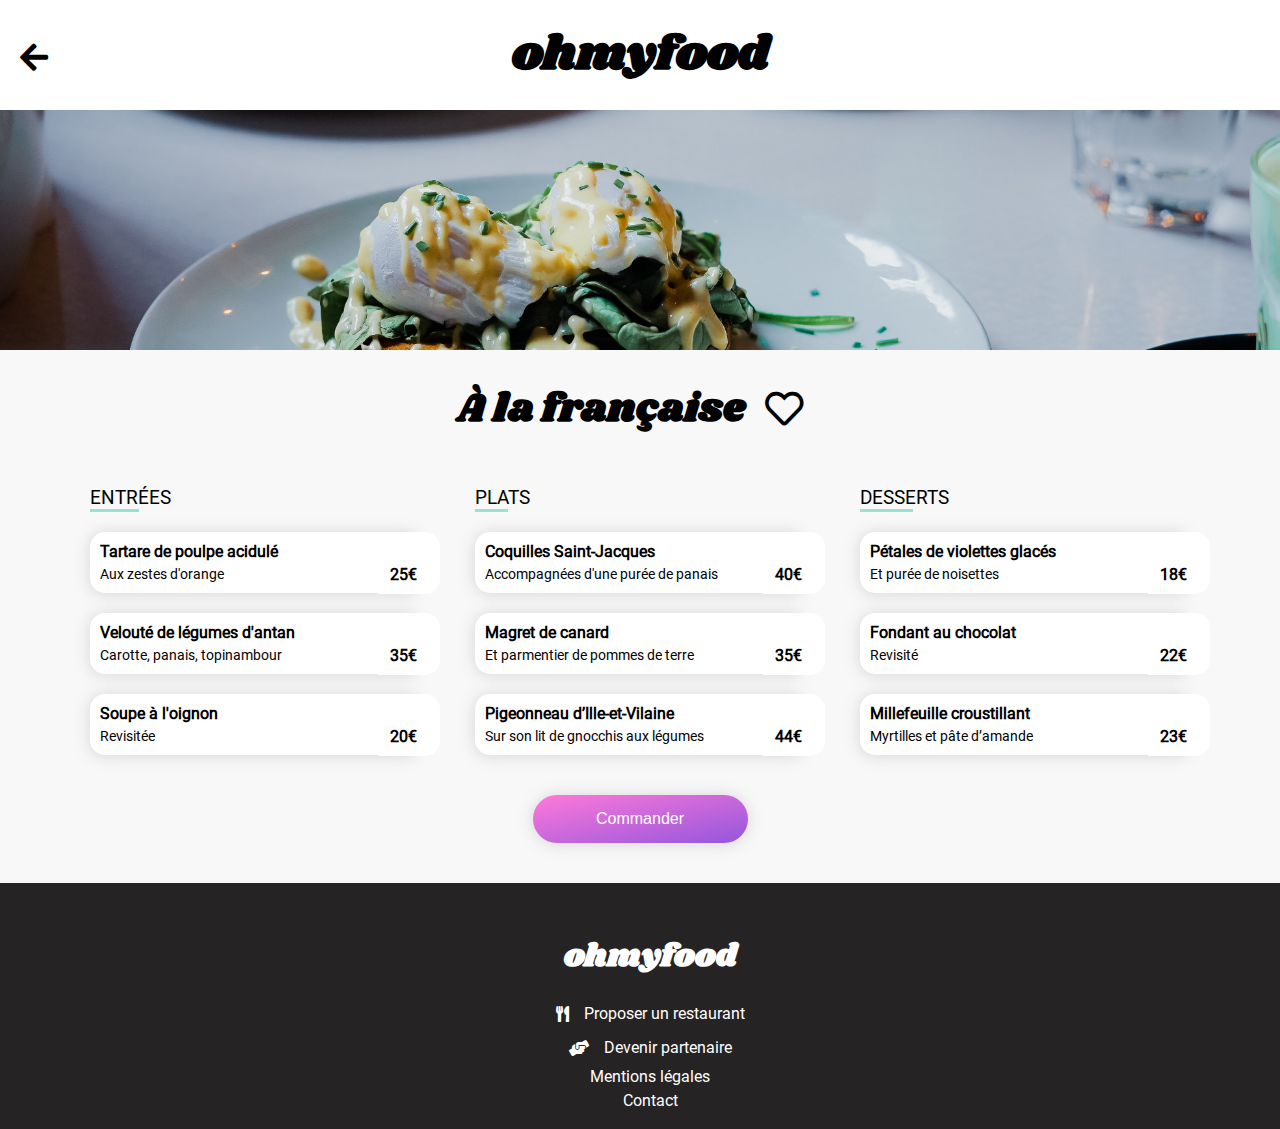
<file: alafrancaise.html>
<!DOCTYPE html>
<html lang="fr">

<head>
    <meta charset="UTF-8"/>
    <meta name="viewport" content="width=device-width">
    <link href="Sass/main.css" rel="stylesheet"/>
    <link href="fontawesome/css/all.css" rel="stylesheet"/>
    <title>Oh my food!</title>
</head>
<body>
    <header>
        <div class="container header">
            <a href="index.html"><i class="fas fa-arrow-left"></i></a>
            <h1>ohmyfood</h1>
        </div>
    </header>

    <main>
        <div class="container container__main-image">
            <img src="./images/restaurants/toa-heftiba-DQKerTsQwi0-unsplash.jpg" alt="Restaurant A la française">
        </div>

        <section>
            <div class="container container--grey container--restaurant">
                <div class="restaurant-name">
                    <h1>&Agrave; la française</h1>
                    <div class="heart">
                        <i class="far fa-heart"></i>
                        <i class="fas fa-heart"></i>
                    </div>
                </div>

                <div class="menu">
                    <div class="menu__section">
                        <h3 class="menu__title">Entrées</h3>
                    
                        <ul>
                            <li class="menu__item">
                                <div class="menu__item--card">
                                    <h4>Tartare de poulpe acidulé</h4>
                                    <p class="menu__item--text">Aux zestes d'orange</p>
                                    <p class="menu__item--price">25€</p>
                                </div>
                                <div class="menu__item--select">
                                    <i class="fas fa-check-circle"></i>
                                </div>
                            </li>
                            <li class="menu__item">
                                <div class="menu__item--card">
                                    <h4>Velouté de légumes d'antan</h4>
                                    <p class="menu__item--text">Carotte, panais, topinambour</p>
                                    <p class="menu__item--price">35€</p>
                                </div>
                                <div class="menu__item--select">
                                    <i class="fas fa-check-circle"></i>
                                </div>
                            </li>
                            <li class="menu__item">
                                <div class="menu__item--card">
                                    <h4>Soupe à l'oignon</h4>
                                    <p class="menu__item--text">Revisitée</p>
                                    <p class="menu__item--price">20€</p>
                                </div>
                                <div class="menu__item--select">
                                    <i class="fas fa-check-circle"></i>
                                </div>
                            </li>
                        </ul>                      
                    </div>

                    <div class="menu__section">
                        <h3 class="menu__title">Plats</h3>
                        <ul>
                            <li class="menu__item">
                                <div class="menu__item--card">
                                    <h4>Coquilles Saint-Jacques</h4>
                                    <p class="menu__item--text">Accompagnées d'une purée de panais</p>
                                    <p class="menu__item--price">40€</p>
                                </div>
                                <div class="menu__item--select">
                                    <i class="fas fa-check-circle"></i>
                                </div>
                            </li>
                            <li class="menu__item">
                                <div class="menu__item--card">
                                    <h4>Magret de canard</h4>
                                    <p class="menu__item--text">Et parmentier de pommes de terre</p>
                                    <p class="menu__item--price">35€</p>
                                </div>
                                <div class="menu__item--select">
                                    <i class="fas fa-check-circle"></i>
                                </div>
                            </li>
                            <li class="menu__item">
                                <div class="menu__item--card">
                                    <h4>Pigeonneau d’Ille-et-Vilaine</h4>
                                    <p class="menu__item--text">Sur son lit de gnocchis aux légumes</p>
                                    <p class="menu__item--price">44€</p>
                                </div>
                                <div class="menu__item--select">
                                    <i class="fas fa-check-circle"></i>
                                </div>
                            </li>
                        </ul>
                    </div>

                    <div class="menu__section">
                        <h3 class="menu__title">Desserts</h3>
                        <ul>
                            <li class="menu__item">
                                <div class="menu__item--card">
                                    <h4>Pétales de violettes glacés</h4>
                                    <p class="menu__item--text">Et purée de noisettes</p>
                                    <p class="menu__item--price">18€</p>
                                </div>
                                <div class="menu__item--select">
                                    <i class="fas fa-check-circle"></i>
                                </div>
                            </li>
                            <li class="menu__item">
                                <div class="menu__item--card">
                                    <h4>Fondant au chocolat</h4>
                                    <p class="menu__item--text">Revisité</p>
                                    <p class="menu__item--price">22€</p>
                                </div>
                                <div class="menu__item--select">
                                    <i class="fas fa-check-circle"></i>
                                </div>
                            </li>
                            <li class="menu__item">
                                <div class="menu__item--card">
                                    <h4>Millefeuille croustillant</h4>
                                    <p class="menu__item--text">Myrtilles et pâte d’amande</p>
                                    <p class="menu__item--price">23€</p>
                                </div>
                                <div class="menu__item--select">
                                    <i class="fas fa-check-circle"></i>
                                </div>
                            </li>
                        </ul>
                    </div>                    
                </div>

                <button class="btn">Commander</button>
            </div>
        </section>        
    </main>

    <footer class="footer footer--restaurant">
        <div class="container">
            <h2>ohmyfood</h2>
            <ul>
                <li><a href=""><div class="footer--image"><i class="fas fa-utensils"></i><p>Proposer un restaurant</p></div></a></li>
                <li><a href=""><div class="footer--image"><i class="fas fa-hands-helping"></i><p>Devenir partenaire</p></div></a></li>
                <li><a href=""> Mentions légales</a></li>
                <li><a href="mailto:contact@contact.contact"> Contact</a></li>
            </ul>
            
        </div>
    </footer>
</body>

</html>
</file>
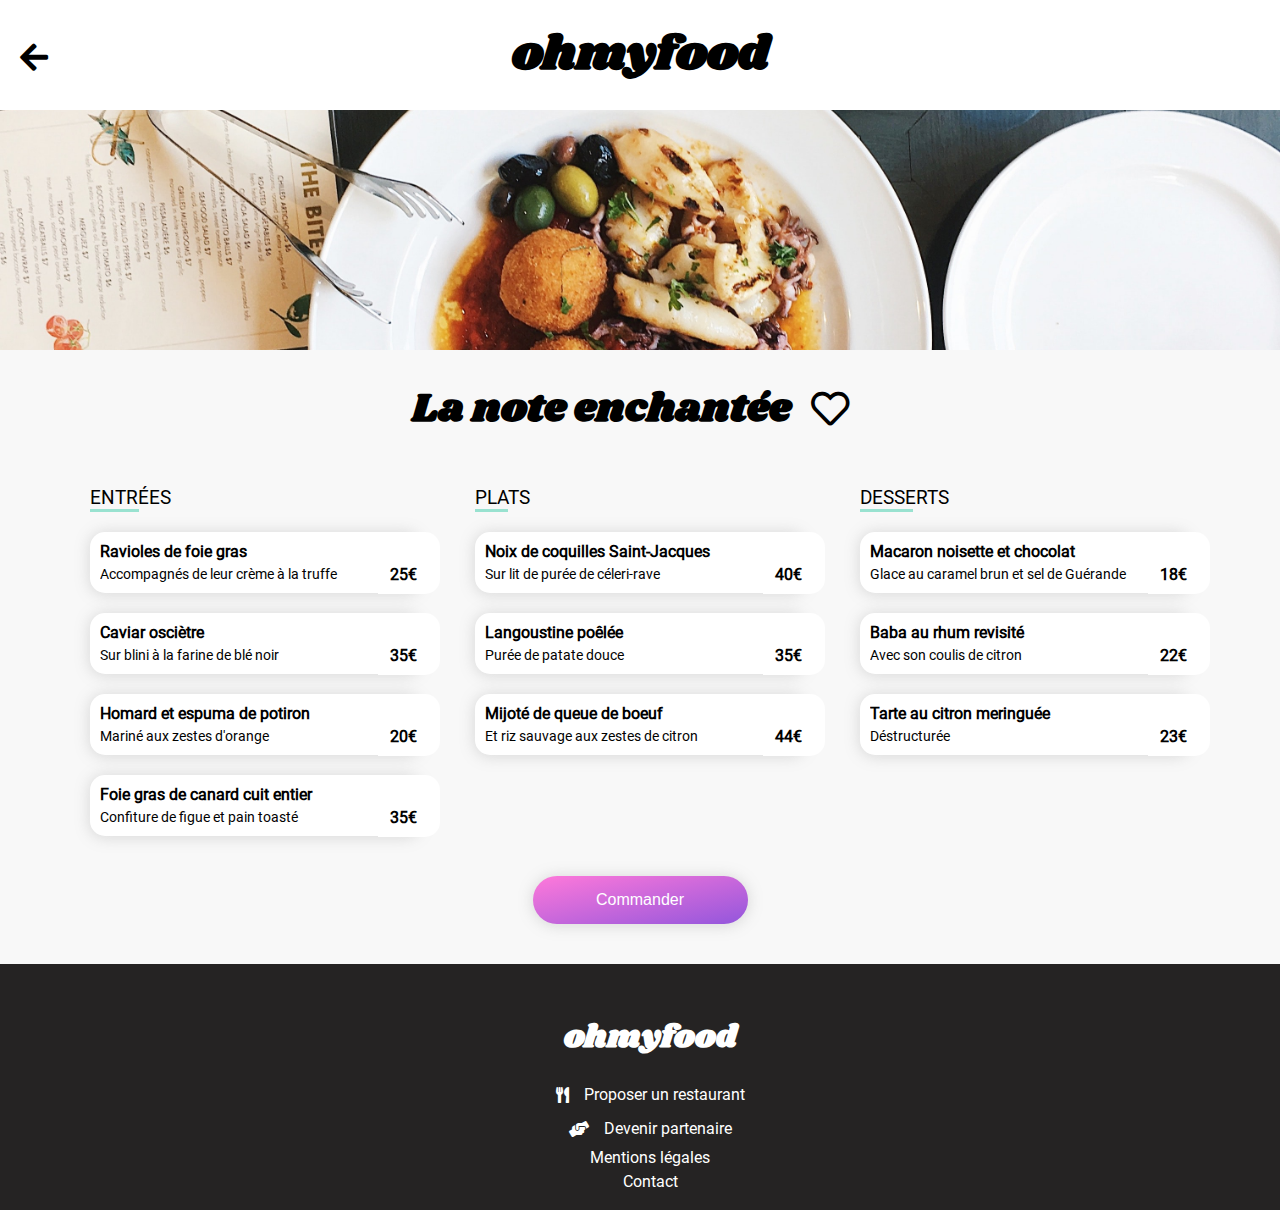
<file: lanotenechantee.html>
<!DOCTYPE html>
<html lang="fr">

<head>
    <meta charset="UTF-8"/>
    <meta name="viewport" content="width=device-width">
    <link href="Sass/main.css" rel="stylesheet"/>
    <link href="fontawesome/css/all.css" rel="stylesheet"/>
    <title>Oh my food!</title>
</head>
<body>
    <header>
        <div class="container header">
            <a href="index.html"><i class="fas fa-arrow-left"></i></a>
            <h1>ohmyfood</h1>
        </div>
    </header>

    <main>
        <div class="container container__main-image">
            <img src="./images/restaurants/stil-u2Lp8tXIcjw-unsplash.jpg" alt="Restaurant La Note Enchantée">
        </div>

        <section>
            <div class="container container--grey container--restaurant">
                <div class="restaurant-name">
                    <h1>La note enchantée</h1>
                    <div class="heart">
                        <i class="far fa-heart"></i>
                        <i class="fas fa-heart"></i>
                    </div>
                </div>            
                <div class="menu">
                    <div class="menu__section">
                        <h3 class="menu__title">Entrées</h3>
                    
                        <ul>
                            <li class="menu__item">
                                <div class="menu__item--card">
                                    <h4>Ravioles de foie gras </h4>
                                    <p class="menu__item--text">Accompagnés de leur crème à la truffe</p>
                                    <p class="menu__item--price">25€</p>
                                </div>
                                <div class="menu__item--select">
                                    <i class="fas fa-check-circle"></i>
                                </div>
                            </li>
                            <li class="menu__item">
                                <div class="menu__item--card">
                                    <h4>Caviar osciètre</h4>
                                    <p class="menu__item--text">Sur blini à la farine de blé noir</p>
                                    <p class="menu__item--price">35€</p>
                                </div>
                                <div class="menu__item--select">
                                    <i class="fas fa-check-circle"></i>
                                </div>
                            </li>
                            <li class="menu__item">
                                <div class="menu__item--card">
                                    <h4>Homard et espuma de potiron</h4>
                                    <p class="menu__item--text">Mariné aux zestes d'orange</p>
                                    <p class="menu__item--price">20€</p>
                                </div>
                                <div class="menu__item--select">
                                    <i class="fas fa-check-circle"></i>
                                </div>
                            </li>
                            <li class="menu__item">
                                <div class="menu__item--card">
                                    <h4>Foie gras de canard cuit entier</h4>
                                    <p class="menu__item--text">Confiture de figue et pain toasté</p>
                                    <p class="menu__item--price">35€</p>
                                </div>
                                <div class="menu__item--select">
                                    <i class="fas fa-check-circle"></i>
                                </div>
                            </li>
                        </ul>
                    </div>
                    <div class="menu__section">
                        <h3 class="menu__title">Plats</h3>
                        <ul>
                            <li class="menu__item">
                                <div class="menu__item--card">
                                    <h4>Noix de coquilles Saint-Jacques</h4>
                                    <p class="menu__item--text">Sur lit de purée de céleri-rave</p>
                                    <p class="menu__item--price">40€</p>
                                </div>
                                <div class="menu__item--select">
                                    <i class="fas fa-check-circle"></i>
                                </div>
                            </li>
                            <li class="menu__item">
                                <div class="menu__item--card">
                                    <h4>Langoustine poêlée</h4>
                                    <p class="menu__item--text">Purée de patate douce</p>
                                    <p class="menu__item--price">35€</p>
                                </div>
                                <div class="menu__item--select">
                                    <i class="fas fa-check-circle"></i>
                                </div>
                            </li>
                            <li class="menu__item">
                                <div class="menu__item--card">
                                    <h4>Mijoté de queue de boeuf</h4>
                                    <p class="menu__item--text">Et riz sauvage aux zestes de citron</p>
                                    <p class="menu__item--price">44€</p>
                                </div>
                                <div class="menu__item--select">
                                    <i class="fas fa-check-circle"></i>
                                </div>
                            </li>
    
                        </ul>
                    </div>
                    <div class="menu__section">
                        <h3 class="menu__title">Desserts</h3>
                        <ul>
                            <li class="menu__item">
                                <div class="menu__item--card">
                                    <h4>Macaron noisette et chocolat</h4>
                                    <p class="menu__item--text">Glace au caramel brun et sel de Guérande</p>
                                    <p class="menu__item--price">18€</p>
                                </div>
                                <div class="menu__item--select">
                                    <i class="fas fa-check-circle"></i>
                                </div>
                            </li>
                            <li class="menu__item">
                                <div class="menu__item--card">
                                    <h4>Baba au rhum revisité</h4>
                                    <p class="menu__item--text">Avec son coulis de citron</p>
                                    <p class="menu__item--price">22€</p>
                                </div>
                                <div class="menu__item--select">
                                    <i class="fas fa-check-circle"></i>
                                </div>
                            </li>
                            <li class="menu__item">
                                <div class="menu__item--card">
                                    <h4>Tarte au citron meringuée</h4>
                                    <p class="menu__item--text">Déstructurée</p>
                                    <p class="menu__item--price">23€</p>
                                </div>
                                <div class="menu__item--select">
                                    <i class="fas fa-check-circle"></i>
                                </div>
                            </li>
                        </ul>
                    </div>
                </div>

                <button class="btn">Commander</button>
            </div>
        </section>        
    </main>

    <footer class="footer footer--restaurant">
        <div class="container">
            <h2>ohmyfood</h2>
            <ul>
                <li><a href=""><div class="footer--image"><i class="fas fa-utensils"></i><p>Proposer un restaurant</p></div></a></li>
                <li><a href=""><div class="footer--image"><i class="fas fa-hands-helping"></i><p>Devenir partenaire</p></div></a></li>
                <li><a href=""> Mentions légales</a></li>
                <li><a href="mailto:contact@contact.contact"> Contact</a></li>
            </ul>
            
        </div>
    </footer>
</body>

</html>
</file>
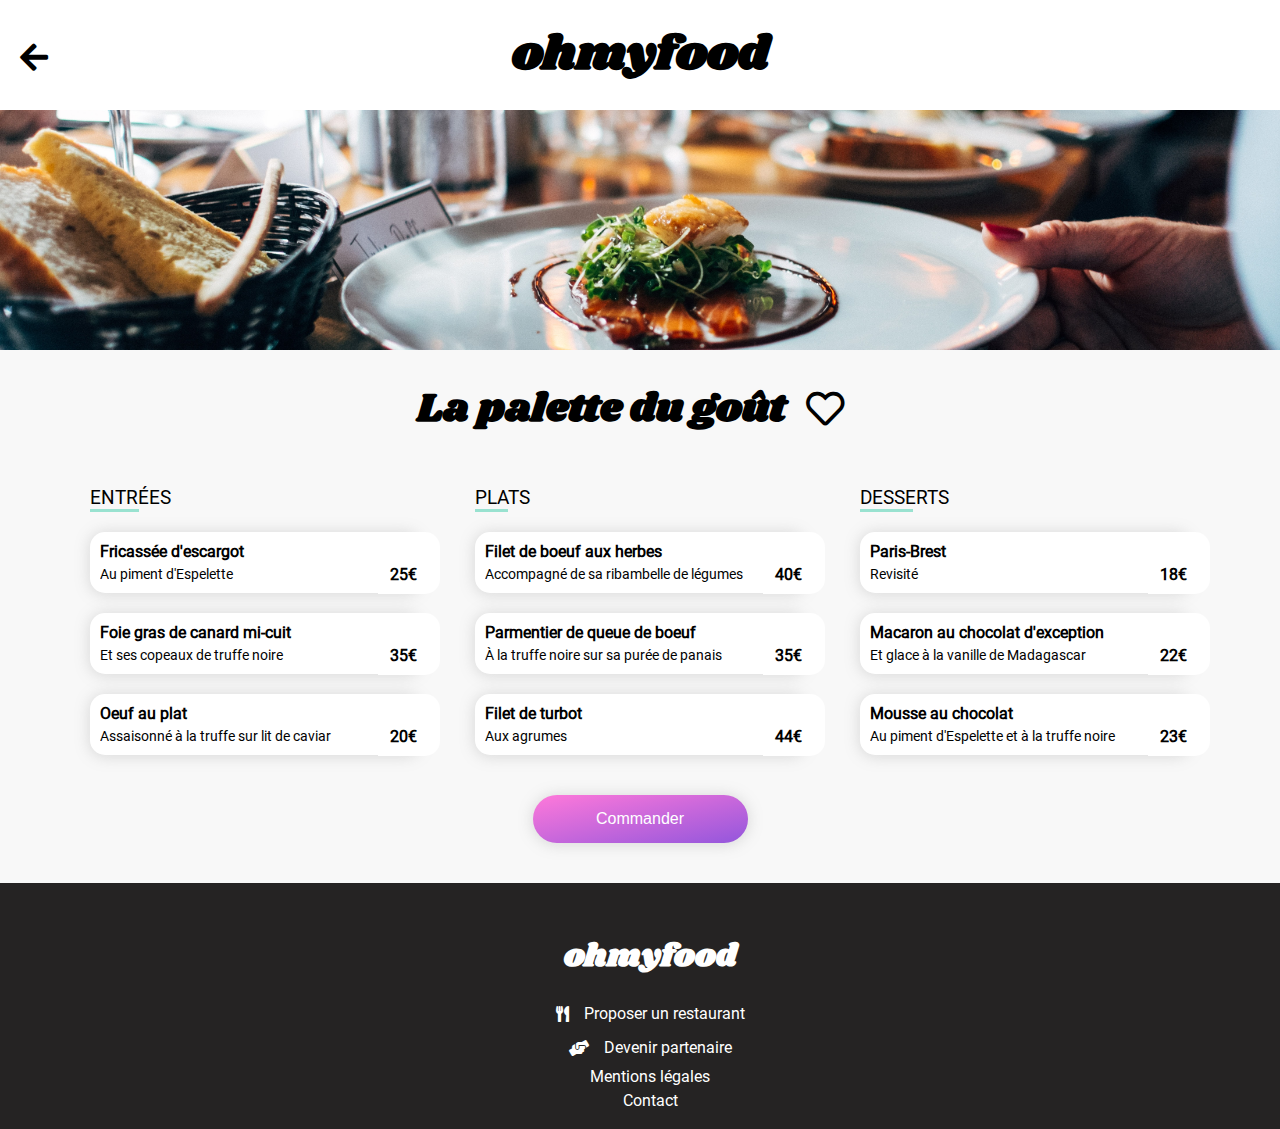
<file: lapalettedugout.html>
<!DOCTYPE html>
<html lang="fr">

<head>
    <meta charset="UTF-8"/>
    <meta name="viewport" content="width=device-width">
    <link href="Sass/main.css" rel="stylesheet"/>
    <link href="fontawesome/css/all.css" rel="stylesheet"/>
    <title>Oh my food!</title>
</head>
<body>
    <header>
        <div class="container header">
            <a href="index.html"><i class="fas fa-arrow-left"></i></a>
            <h1>ohmyfood</h1>
        </div>
    </header>
    <main>
        <div class="container container__main-image">
            <img src="./images/restaurants/jay-wennington-N_Y88TWmGwA-unsplash.jpg" alt="Restaurant La palette du goût">
        </div>
        <section>
            <div class="container container--grey container--restaurant">
                <div class="restaurant-name">
                    <h1>La palette du goût</h1>
                    <div class="heart">
                        <i class="far fa-heart"></i>
                        <i class="fas fa-heart"></i>
                    </div>
                </div>            
                <div class="menu">
                    <div class="menu__section">
                        <h3 class="menu__title">Entrées</h3>
                    
                        <ul>
                            <li class="menu__item">
                                <div class="menu__item--card">
                                    <h4>Fricassée d'escargot</h4>
                                    <p class="menu__item--text">Au piment d'Espelette</p>
                                    <p class="menu__item--price">25€</p>
                                </div>
                                <div class="menu__item--select">
                                    <i class="fas fa-check-circle"></i>
                                </div>
                            </li>
                            <li class="menu__item">
                                <div class="menu__item--card">
                                    <h4>Foie gras de canard mi-cuit</h4>
                                    <p class="menu__item--text">Et ses copeaux de truffe noire</p>
                                    <p class="menu__item--price">35€</p>
                                </div>
                                <div class="menu__item--select">
                                    <i class="fas fa-check-circle"></i> 
                                </div>  
                            </li>
                            <li class="menu__item">
                                <div class="menu__item--card">
                                    <h4>Oeuf au plat</h4>
                                    <p class="menu__item--text">Assaisonné à la truffe sur lit de caviar</p>
                                    <p class="menu__item--price">20€</p>
                                </div>
                                <div class="menu__item--select">
                                    <i class="fas fa-check-circle"></i>
                                </div>
                            </li>
                        </ul>
                    </div>
                    <div class="menu__section">
                        <h3 class="menu__title">Plats</h3>
                        <ul>
                            <li class="menu__item">
                                <div class="menu__item--card">
                                    <h4>Filet de boeuf aux herbes</h4>
                                    <p class="menu__item--text">Accompagné de sa ribambelle de légumes</p>
                                    <p class="menu__item--price">40€</p>
                                </div>
                                <div class="menu__item--select">
                                    <i class="fas fa-check-circle"></i>
                                </div>
                            </li>
                            <li class="menu__item">
                                <div class="menu__item--card">
                                    <h4>Parmentier de queue de boeuf</h4>
                                    <p class="menu__item--text">À la truffe noire sur sa purée de panais</p>
                                    <p class="menu__item--price">35€</p>
                                </div>
                                <div class="menu__item--select">
                                    <i class="fas fa-check-circle"></i>
                                </div>
                            </li>
                            <li class="menu__item">
                                <div class="menu__item--card">
                                    <h4>Filet de turbot</h4>
                                    <p class="menu__item--text">Aux agrumes</p>
                                    <p class="menu__item--price">44€</p>
                                </div>
                                <div class="menu__item--select">
                                    <i class="fas fa-check-circle"></i>
                                </div>
                            </li>
    
                        </ul>
                    </div>
                    <div class="menu__section">
                        <h3 class="menu__title">Desserts</h3>
                        <ul>
                            <li class="menu__item">
                                <div class="menu__item--card">
                                    <h4>Paris-Brest</h4>
                                    <p class="menu__item--text">Revisité</p>
                                    <p class="menu__item--price">18€</p>
                                </div>
                                <div class="menu__item--select">
                                    <i class="fas fa-check-circle"></i>
                                </div>
                            </li>
                            <li class="menu__item">
                                <div class="menu__item--card">
                                    <h4>Macaron au chocolat d'exception</h4>
                                    <p class="menu__item--text">Et glace à la vanille de Madagascar</p>
                                    <p class="menu__item--price">22€</p>
                                </div>
                                <div class="menu__item--select">
                                    <i class="fas fa-check-circle"></i>
                                </div>
                            </li>
                            <li class="menu__item">
                                <div class="menu__item--card">
                                    <h4>Mousse au chocolat</h4>
                                    <p class="menu__item--text">Au piment d'Espelette et à la truffe noire</p>
                                    <p class="menu__item--price">23€</p>
                                </div>
                                <div class="menu__item--select">
                                    <i class="fas fa-check-circle"></i>
                                </div>
                            </li>
                        </ul>
                    </div>
                    
                    

                    


                </div>
                <button class="btn">Commander</button>
            </div>


        </section>
        
    </main>
    <footer class="footer footer--restaurant">
        <div class="container">
            <h2>ohmyfood</h2>
            <ul>
                <li><a href=""><div class="footer--image"><i class="fas fa-utensils"></i><p>Proposer un restaurant</p></div></a></li>
                <li><a href=""><div class="footer--image"><i class="fas fa-hands-helping"></i><p>Devenir partenaire</p></div></a></li>
                <li><a href=""> Mentions légales</a></li>
                <li><a href="mailto:contact@contact.contact"> Contact</a></li>
            </ul>
            
        </div>
    </footer>
</body>

</html>
</file>
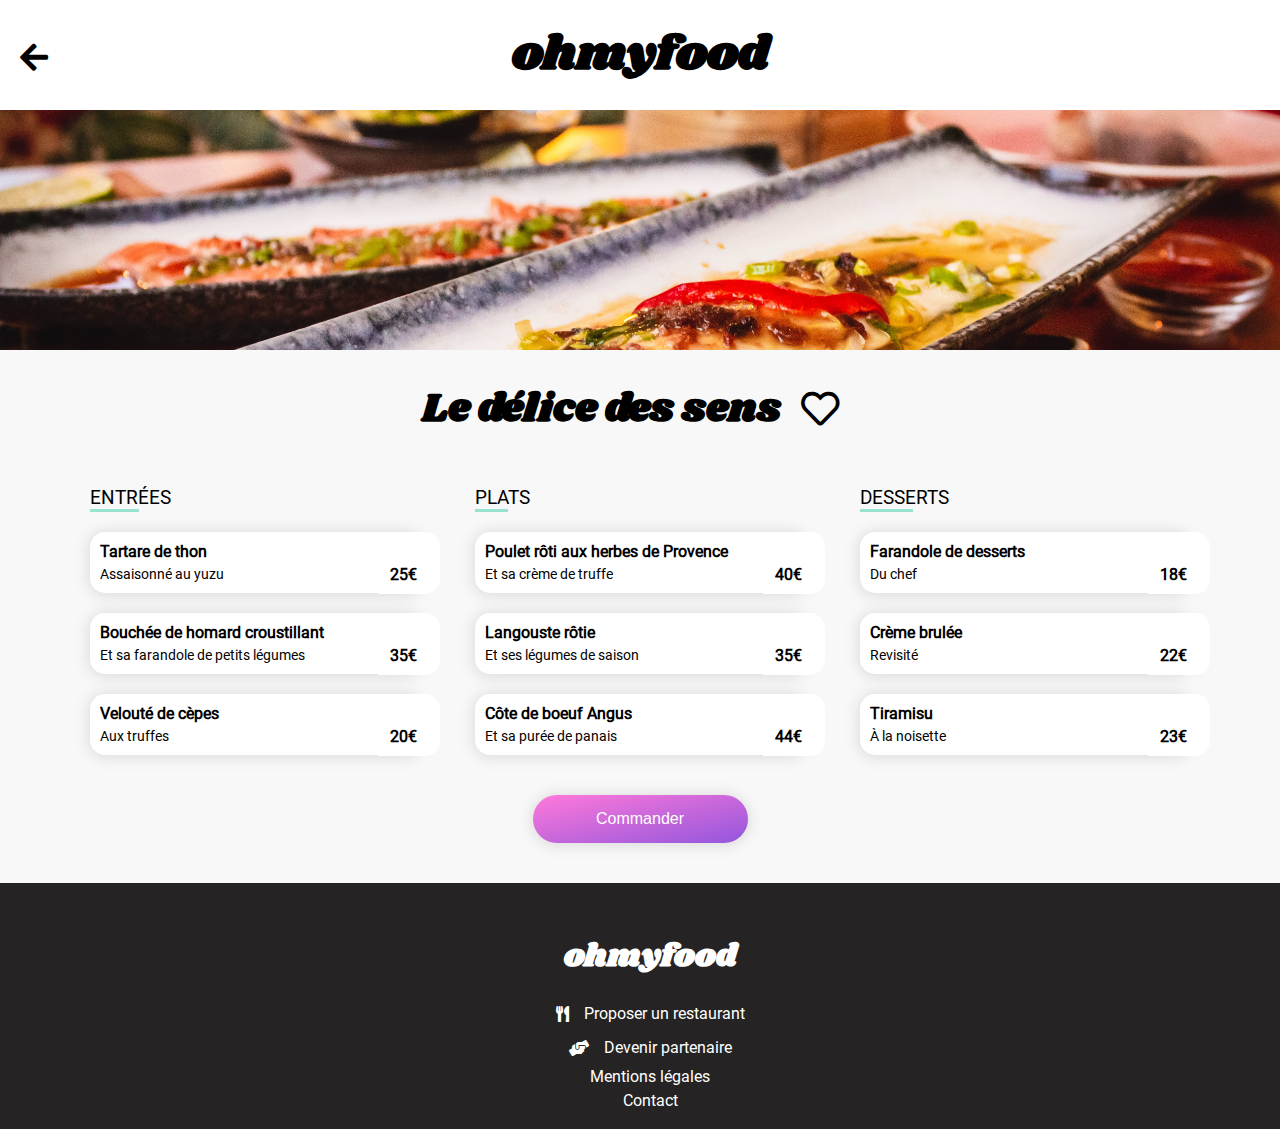
<file: ledelicedessens.html>
<!DOCTYPE html>
<html lang="fr">

<head>
    <meta charset="UTF-8"/>
    <meta name="viewport" content="width=device-width">
    <link href="Sass/main.css" rel="stylesheet"/>
    <link href="fontawesome/css/all.css" rel="stylesheet"/>
    <title>Oh my food!</title>
</head>
<body>
    <header>
        <div class="container header">
            <a href="index.html"><i class="fas fa-arrow-left"></i></a>
            <h1>ohmyfood</h1>
        </div>
    </header>

    <main>
        <div class="container container__main-image">
            <img src="./images/restaurants/louis-hansel-shotsoflouis-qNBGVyOCY8Q-unsplash.jpg" alt="Restaurant Le Délice des Sens">
        </div>
        <section>
            <div class="container container--grey container--restaurant">
                <div class="restaurant-name">
                    <h1>Le délice des sens</h1>
                    <div class="heart">
                        <i class="far fa-heart"></i>
                        <i class="fas fa-heart"></i>
                    </div>
                </div>            
                <div class="menu">
                    <div class="menu__section">
                        <h3 class="menu__title">Entrées</h3>
                    
                        <ul>
                            <li class="menu__item">
                                <div class="menu__item--card">
                                    <h4>Tartare de thon</h4>
                                    <p class="menu__item--text">Assaisonné au yuzu</p>
                                    <p class="menu__item--price">25€</p>
                                </div>
                                <div class="menu__item--select">
                                    <i class="fas fa-check-circle"></i>
                                </div>
                            </li>
                            <li class="menu__item">
                                <div class="menu__item--card">
                                    <h4>Bouchée de homard croustillant</h4>
                                    <p class="menu__item--text">Et sa farandole de petits légumes</p>
                                    <p class="menu__item--price">35€</p>
                                </div>
                                <div class="menu__item--select">
                                    <i class="fas fa-check-circle"></i>
                                </div>
                            </li>
                            <li class="menu__item">
                                <div class="menu__item--card">
                                    <h4>Velouté de cèpes</h4>
                                    <p class="menu__item--text">Aux truffes</p>
                                    <p class="menu__item--price">20€</p>
                                </div>
                                <div class="menu__item--select">
                                    <i class="fas fa-check-circle"></i>
                                </div>
                            </li>
                        </ul>
                    </div>
                    <div class="menu__section">
                        <h3 class="menu__title">Plats</h3>
                        <ul>
                            <li class="menu__item">
                                <div class="menu__item--card">
                                    <h4>Poulet rôti aux herbes de Provence </h4>
                                    <p class="menu__item--text">Et sa crème de truffe</p>
                                    <p class="menu__item--price">40€</p>
                                </div>
                                <div class="menu__item--select">
                                    <i class="fas fa-check-circle"></i>
                                </div>
                            </li>
                            <li class="menu__item">
                                <div class="menu__item--card">
                                    <h4>Langouste rôtie</h4>
                                    <p class="menu__item--text">Et ses légumes de saison</p>
                                    <p class="menu__item--price">35€</p>
                                </div>
                                <div class="menu__item--select">
                                    <i class="fas fa-check-circle"></i>
                                </div>
                            </li>
                            <li class="menu__item">
                                <div class="menu__item--card">
                                    <h4>Côte de boeuf Angus</h4>
                                    <p class="menu__item--text">Et sa purée de panais</p>
                                    <p class="menu__item--price">44€</p>
                                </div>
                                <div class="menu__item--select">
                                    <i class="fas fa-check-circle"></i>
                                </div>
                            </li>
    
                        </ul>
                    </div>
                    <div class="menu__section">
                        <h3 class="menu__title">Desserts</h3>
                        <ul>
                            <li class="menu__item">
                                <div class="menu__item--card">
                                    <h4>Farandole de desserts</h4>
                                    <p class="menu__item--text">Du chef</p>
                                    <p class="menu__item--price">18€</p>
                                </div>
                                <div class="menu__item--select">
                                    <i class="fas fa-check-circle"></i>
                                </div>
                            </li>
                            <li class="menu__item">
                                <div class="menu__item--card">
                                    <h4>Crème brulée</h4>
                                    <p class="menu__item--text">Revisité</p>
                                    <p class="menu__item--price">22€</p>
                                </div>
                                <div class="menu__item--select">
                                    <i class="fas fa-check-circle"></i>
                                </div>
                            </li>
                            <li class="menu__item">
                                <div class="menu__item--card">
                                    <h4>Tiramisu</h4>
                                    <p class="menu__item--text">À la noisette</p>
                                    <p class="menu__item--price">23€</p>
                                </div>
                                <div class="menu__item--select">
                                    <i class="fas fa-check-circle"></i>
                                </div>
                            </li>
                        </ul>
                    </div>
                </div>

                <button class="btn">Commander</button>
            </div>
        </section>        
    </main>

    <footer class="footer footer--restaurant">
        <div class="container">
            <h2>ohmyfood</h2>
            <ul>
                <li><a href=""><div class="footer--image"><i class="fas fa-utensils"></i><p>Proposer un restaurant</p></div></a></li>
                <li><a href=""><div class="footer--image"><i class="fas fa-hands-helping"></i><p>Devenir partenaire</p></div></a></li>
                <li><a href=""> Mentions légales</a></li>
                <li><a href="mailto:contact@contact.contact"> Contact</a></li>
            </ul>
            
        </div>
    </footer>
</body>

</html>
</file>
<file: Sass/main.css>
/*Colors*/
/*Breakpoints*/
/*Color hues*/
* {
  -webkit-box-sizing: border-box;
          box-sizing: border-box;
}

body {
  margin: 0;
  max-width: 1500px;
  min-width: -webkit-fit-content;
  min-width: -moz-fit-content;
  min-width: fit-content;
}

@media screen and (min-width: 1500px) {
  body {
    margin: auto;
  }
}

ul {
  list-style-type: none;
  -webkit-padding-start: 0;
          padding-inline-start: 0;
}

li {
  -webkit-box-pack: center;
      -ms-flex-pack: center;
          justify-content: center;
}

a {
  text-decoration: none;
  color: #000000;
}

@font-face {
  font-family: 'Shrikhand';
  src: url(../Shrikhand-Regular.ttf);
}

@font-face {
  font-family: 'Roboto';
  src: url(../Roboto-Regular.ttf);
}

@font-face {
  font-family: 'Roboto-Bold';
  src: url(../../../Font/Roboto/Roboto-Bold.ttf);
}

@font-face {
  font-family: 'Roboto-Thin';
  src: url(../Roboto-Thin.ttf);
}

.container {
  height: 100%;
  display: -webkit-box;
  display: -ms-flexbox;
  display: flex;
  -webkit-box-pack: space-evenly;
      -ms-flex-pack: space-evenly;
          justify-content: space-evenly;
  -ms-flex-wrap: wrap;
      flex-wrap: wrap;
  -webkit-box-orient: vertical;
  -webkit-box-direction: normal;
      -ms-flex-direction: column;
          flex-direction: column;
}

.container--header {
  -webkit-box-orient: horizontal;
  -webkit-box-direction: normal;
      -ms-flex-direction: row;
          flex-direction: row;
  -webkit-box-align: center;
      -ms-flex-align: center;
          align-items: center;
}

.container--header i {
  font-size: 1.5em;
  position: absolute;
  top: 45px;
  left: 20px;
}

.container--grey {
  background-color: #F8F8F8;
  padding-bottom: 20px;
}

.container img {
  width: 100%;
  -o-object-fit: cover;
     object-fit: cover;
  max-height: 250px;
}

.container--restaurant {
  border-radius: 40px 40px 0 0;
  margin-bottom: 0;
  margin-top: -40px;
  position: relative;
  -webkit-box-align: center;
      -ms-flex-align: center;
          align-items: center;
}

@media screen and (min-width: 1024px) {
  .container--restaurant {
    border-radius: 0px;
    margin-top: -10px;
  }
}

.container__main-image {
  -o-object-fit: cover;
     object-fit: cover;
  max-height: 250px;
}

h1 {
  font-family: 'Shrikhand', Arial, Helvetica, sans-serif;
  font-size: 2em;
  margin: 10px 0;
}

@media screen and (min-width: 1024px) {
  h1 {
    font-size: 3em;
    margin: 20px 0;
  }
}

h3, h4, p {
  font-family: 'Roboto', Arial, Helvetica, sans-serif;
}

h2 {
  font-family: 'Roboto-Bold', Arial, Helvetica, sans-serif;
  font-size: 2em;
  margin-bottom: 0;
  margin-top: 50px;
  margin-left: 20px;
}

@media screen and (min-width: 768px) {
  h2 {
    text-align: center;
  }
}

.footer {
  margin-top: 0px;
  background-color: #252323;
  line-height: 1.5;
}

.footer ul {
  margin-left: 20px;
}

@media screen and (min-width: 768px) {
  .footer ul {
    display: -webkit-box;
    display: -ms-flexbox;
    display: flex;
    -webkit-box-orient: vertical;
    -webkit-box-direction: normal;
        -ms-flex-direction: column;
            flex-direction: column;
    -webkit-box-align: center;
        -ms-flex-align: center;
            align-items: center;
  }
}

.footer h2 {
  font-family: 'Shrikhand', Arial, Helvetica, sans-serif;
  color: #FFF;
}

.footer a {
  color: #FFF;
  font-family: 'Roboto', Arial, Helvetica, sans-serif;
}

.footer--image {
  display: -webkit-box;
  display: -ms-flexbox;
  display: flex;
  -webkit-box-align: center;
      -ms-flex-align: center;
          align-items: center;
  color: #FFF;
}

.footer--image i {
  padding-right: 15px;
}

.footer--image p {
  margin-top: 5px;
  margin-bottom: 5px;
}

.header {
  background-color: #FFF;
  -webkit-box-orient: horizontal;
  -webkit-box-direction: normal;
      -ms-flex-direction: row;
          flex-direction: row;
  -webkit-box-align: center;
      -ms-flex-align: center;
          align-items: center;
  -webkit-box-pack: center;
      -ms-flex-pack: center;
          justify-content: center;
  position: relative;
}

.header i {
  font-size: 1.5em;
  position: absolute;
  top: 23px;
  left: 20px;
}

@media screen and (min-width: 1024px) {
  .header i {
    font-size: 2em;
    top: 41px;
  }
}

.header--accueil {
  position: relative;
  -webkit-box-shadow: 0 4px 2px -2px lightgrey;
          box-shadow: 0 4px 2px -2px lightgrey;
  text-align: center;
  width: 100%;
}

.restaurant-name {
  display: -webkit-box;
  display: -ms-flexbox;
  display: flex;
  -webkit-box-align: center;
      -ms-flex-align: center;
          align-items: center;
  -ms-flex-pack: distribute;
      justify-content: space-around;
  padding: 10px;
}

@media screen and (min-width: 1024px) {
  .restaurant-name {
    width: 100%;
    -webkit-box-pack: center;
        -ms-flex-pack: center;
            justify-content: center;
  }
}

.restaurant-name h1 {
  font-size: 1.5em;
}

@media screen and (min-width: 1024px) {
  .restaurant-name h1 {
    font-size: 2.5em;
  }
}

.restaurant-name i {
  font-size: 1em;
  padding: 20px;
}

@media screen and (min-width: 1024px) {
  .restaurant-name i {
    font-size: 1.6em;
  }
}

.menu {
  width: 350px;
}

@media screen and (min-width: 1200px) {
  .menu {
    width: 1100px;
    display: -webkit-box;
    display: -ms-flexbox;
    display: flex;
    -webkit-box-pack: justify;
        -ms-flex-pack: justify;
            justify-content: space-between;
  }
}

@media screen and (min-width: 1400px) {
  .menu {
    width: 1240px;
  }
}

.menu__title {
  text-transform: uppercase;
  font-family: 'Roboto', Arial, Helvetica, sans-serif;
  font-weight: 100;
  display: table;
}

.menu__title::after {
  border-bottom: 3px solid #99E2D0;
  content: '';
  display: block;
  width: 60%;
}

.menu__item {
  display: -webkit-box;
  display: -ms-flexbox;
  display: flex;
  -webkit-box-orient: vertical;
  -webkit-box-direction: normal;
      -ms-flex-direction: column;
          flex-direction: column;
  position: relative;
  background-color: white;
  -webkit-box-shadow: 0 1px 15px 0.5px #80808045;
          box-shadow: 0 1px 15px 0.5px #80808045;
  border-radius: 15px;
  margin: 20px 0;
  padding: 0 10px 5px 10px;
  -webkit-animation: slidein .5s ease-in .5s;
          animation: slidein .5s ease-in .5s;
}

@media screen and (min-width: 1200px) {
  .menu__item {
    width: 330px;
  }
}

.menu__item:hover {
  cursor: pointer;
}

.menu__item:hover .menu__item--text {
  width: 208px;
}

.menu__item:hover h4 {
  width: 181px;
}

.menu__item:hover i {
  -webkit-transition: 1s;
  transition: 1s;
  left: 0px;
  -webkit-transform: rotate(360deg);
          transform: rotate(360deg);
  -webkit-animation: rotation 600ms linear;
          animation: rotation 600ms linear;
}

.menu__item:hover .menu__item--select {
  background-position: right;
}

.menu__item:hover .menu__item--price {
  -webkit-transform: translate(-60px);
          transform: translate(-60px);
}

.menu__item h4 {
  margin: 10px 0 5px 0;
  width: 266px;
  overflow: hidden;
  white-space: nowrap;
  text-overflow: ellipsis;
  -webkit-transition: width 0.4s;
  transition: width 0.4s;
}

.menu__item--price {
  position: absolute;
  margin-left: 290px;
  margin-top: -23px;
  font-weight: bold;
  -webkit-transform: translate(0px);
          transform: translate(0px);
  -webkit-transition: 1s;
  transition: 1s;
  z-index: 1;
}

.menu__item--text {
  margin: 5px 0;
  width: 266px;
  font-size: 0.9em;
  overflow: hidden;
  white-space: nowrap;
  text-overflow: ellipsis;
  -webkit-transition: width 1s;
  transition: width 1s;
}

.menu__item--select {
  width: 62px;
  height: 62px;
  position: absolute;
  overflow: hidden;
  /* BORDER: solid 1px; */
  border-radius: 0 15px 15px 0;
  background: #FFF;
  background: -webkit-gradient(linear, right top, left top, color-stop(50%, #99E2D0), color-stop(50%, #FFF)) left;
  background: linear-gradient(to left, #99E2D0 50%, #FFF 50%) left;
  background-size: 200%;
  -webkit-transition: .5s ease-out;
  transition: .5s ease-out;
  top: 0px;
  display: -webkit-box;
  display: -ms-flexbox;
  display: flex;
  left: 288px;
  -webkit-box-pack: center;
      -ms-flex-pack: center;
          justify-content: center;
  -webkit-box-align: center;
      -ms-flex-align: center;
          align-items: center;
}

.menu__item i {
  color: white;
  /*background-color: $color-tertiary;*/
  position: absolute;
  left: 62px;
  -webkit-transition: 1s;
  transition: 1s;
  padding: 26px;
  -webkit-transform: rotate(0);
          transform: rotate(0);
}

@-webkit-keyframes rotation {
  0% {
    -webkit-transform: rotate(0);
            transform: rotate(0);
  }
  100% {
    -webkit-transform: rotate(360deg);
            transform: rotate(360deg);
  }
}

@keyframes rotation {
  0% {
    -webkit-transform: rotate(0);
            transform: rotate(0);
  }
  100% {
    -webkit-transform: rotate(360deg);
            transform: rotate(360deg);
  }
}

@-webkit-keyframes slidein {
  0% {
    -webkit-transform: translate(0, 20px);
            transform: translate(0, 20px);
    opacity: 0;
  }
  85% {
    opacity: 0.5;
  }
  100% {
    -webkit-transform: translate(0, 0);
            transform: translate(0, 0);
    opacity: 1;
  }
}

@keyframes slidein {
  0% {
    -webkit-transform: translate(0, 20px);
            transform: translate(0, 20px);
    opacity: 0;
  }
  85% {
    opacity: 0.5;
  }
  100% {
    -webkit-transform: translate(0, 0);
            transform: translate(0, 0);
    opacity: 1;
  }
}

.btn {
  margin: 20px;
  padding: 15px 20px;
  border-radius: 50px;
  font-size: 1em;
  border: none;
  background-color: #FF79DA;
  background-image: -webkit-gradient(linear, left top, right bottom, from(#FF79DA), to(#9356DC));
  background-image: linear-gradient(to bottom right, #FF79DA, #9356DC);
  width: 215px;
  color: #FFF;
  -webkit-box-shadow: 0 1px 15px 0.5px #80808045;
          box-shadow: 0 1px 15px 0.5px #80808045;
  -webkit-transition-duration: 0.3s;
          transition-duration: 0.3s;
}

.btn:hover {
  cursor: pointer;
  -webkit-box-shadow: 0 12px 16px 0 rgba(0, 0, 0, 0.24), 0 17px 50px 0 rgba(0, 0, 0, 0.19);
          box-shadow: 0 12px 16px 0 rgba(0, 0, 0, 0.24), 0 17px 50px 0 rgba(0, 0, 0, 0.19);
  opacity: 0.7;
}

.fas.fa-heart {
  color: #9c47fc;
  display: block;
  background: -webkit-linear-gradient(#9356DC, #FF79DA);
  background-clip: text;
  -webkit-background-clip: text;
  -webkit-text-fill-color: transparent;
  display: none;
}

.heart {
  font-size: 1.5em;
}

.heart:hover .fas.fa-heart {
  display: block;
  -webkit-animation: fadein 1.5s;
          animation: fadein 1.5s;
}

.heart:hover .far.fa-heart {
  display: none;
}

.heart--home {
  position: absolute;
  font-size: 1.5em;
  left: 300px;
  top: 240px;
  height: 27px;
  width: 27px;
}

@media screen and (min-width: 1024px) {
  .heart--home {
    left: 410px;
    top: 282px;
    font-size: 2em;
    height: 32px;
    width: 32px;
  }
}

@media screen and (min-width: 1400px) {
  .heart--home {
    left: 468px;
    top: 306px;
  }
}

@media screen and (min-width: 1500px) {
  .heart--home {
    left: 260px;
    top: 248px;
  }
}

.heart--home:hover .fas.fa-heart {
  display: block;
  -webkit-animation: fadein 1.5s;
          animation: fadein 1.5s;
}

.heart--home:hover .far.fa-heart {
  display: none;
}

@-webkit-keyframes fadein {
  0% {
    opacity: 0;
  }
  100% {
    opacity: 1;
  }
}

@keyframes fadein {
  0% {
    opacity: 0;
  }
  100% {
    opacity: 1;
  }
}

.location {
  margin: 0px;
  width: 100%;
  -webkit-box-align: center;
      -ms-flex-align: center;
          align-items: center;
  -webkit-box-pack: center;
      -ms-flex-pack: center;
          justify-content: center;
  display: -webkit-box;
  display: -ms-flexbox;
  display: flex;
  background-color: #eeeeee;
}

.location i {
  padding: 20px 0 20px 20px;
}

.location input {
  border: none;
  font-weight: bold;
  font-size: 20px;
  width: 200px;
  padding-left: 20px;
  background-color: #eeeeee;
}

/* Home area*/
.explore {
  width: 100%;
  display: -webkit-box;
  display: -ms-flexbox;
  display: flex;
  -webkit-box-orient: vertical;
  -webkit-box-direction: normal;
      -ms-flex-direction: column;
          flex-direction: column;
  -webkit-box-align: center;
      -ms-flex-align: center;
          align-items: center;
  padding: 0 20px 40px 20px;
  text-align: center;
}

.explore h2 {
  margin-bottom: 10px;
}

.explore p {
  margin-top: 10px;
}

.presentation li {
  display: -webkit-box;
  display: -ms-flexbox;
  display: flex;
  -webkit-box-align: center;
      -ms-flex-align: center;
          align-items: center;
  margin: 20px;
}

.presentation li i {
  padding: 20px;
}

.description {
  display: -webkit-box;
  display: -ms-flexbox;
  display: flex;
  -webkit-box-align: center;
      -ms-flex-align: center;
          align-items: center;
}

.description p {
  border-radius: 50%;
  color: #FFF;
  padding: 3px 7px;
  background-color: #9356DC;
  margin-right: -11PX;
  z-index: 1;
}

.description__text {
  display: -webkit-box;
  display: -ms-flexbox;
  display: flex;
  -webkit-box-pack: start;
      -ms-flex-pack: start;
          justify-content: flex-start;
  -webkit-box-align: center;
      -ms-flex-align: center;
          align-items: center;
  border-radius: 15px;
  width: 300px;
  background-color: #F8F8F8;
  -webkit-box-shadow: 0 1px 15px 0.5px #80808045;
          box-shadow: 0 1px 15px 0.5px #80808045;
}

.description__text p {
  color: #000000;
  background-color: transparent;
}

.description:hover i {
  color: #9356DC;
}

.description:hover .description__text {
  background-color: rgba(147, 86, 220, 0.1);
}

.restaurant-list {
  display: -webkit-box;
  display: -ms-flexbox;
  display: flex;
  -webkit-box-orient: vertical;
  -webkit-box-direction: normal;
      -ms-flex-direction: column;
          flex-direction: column;
  -webkit-box-align: center;
      -ms-flex-align: center;
          align-items: center;
}

@media screen and (min-width: 768px) {
  .restaurant-list {
    -webkit-box-orient: horizontal;
    -webkit-box-direction: normal;
        -ms-flex-direction: row;
            flex-direction: row;
    -ms-flex-wrap: wrap;
        flex-wrap: wrap;
    -webkit-box-pack: center;
        -ms-flex-pack: center;
            justify-content: center;
  }
}

.restaurant-list__item {
  position: relative;
  width: -webkit-fit-content;
  width: -moz-fit-content;
  width: fit-content;
}

/*image cards*/
.restaurant-card {
  border-radius: 15px;
  -webkit-box-shadow: 0 1px 15px 0.5px #80808045;
          box-shadow: 0 1px 15px 0.5px #80808045;
  width: 330px;
  max-width: 500px;
  height: 265px;
  margin: 20px;
}

@media screen and (min-width: 768px) {
  .restaurant-card {
    width: 344px;
  }
}

@media screen and (min-width: 1024px) {
  .restaurant-card {
    width: 441px;
    height: 300px;
    margin: 35px;
  }
}

@media screen and (min-width: 1400px) {
  .restaurant-card {
    width: 500px;
    height: 326px;
  }
}

@media screen and (min-width: 1500px) {
  .restaurant-card {
    width: 300px;
    height: 265px;
    margin: 30px;
  }
}

.restaurant-card img {
  width: 330px;
  max-width: 500px;
  height: 200px;
  -o-object-fit: cover;
     object-fit: cover;
  border-radius: 15px 15px 0 0;
}

@media screen and (min-width: 768px) {
  .restaurant-card img {
    width: 344px;
  }
}

@media screen and (min-width: 1024px) {
  .restaurant-card img {
    width: 441px;
    height: 235px;
  }
}

@media screen and (min-width: 1400px) {
  .restaurant-card img {
    width: 500px;
    height: 260px;
  }
}

@media screen and (min-width: 1500px) {
  .restaurant-card img {
    width: 300px;
    height: 200px;
  }
}

.restaurant-card__description {
  margin: -10px 0px 0 0;
  background-color: #FFF;
  padding: 12px 0px 6px 0px;
  border-radius: 0 0 15px 15px;
}

.restaurant-card__text {
  padding: 0px 10px;
  margin: 5px;
}

.restaurant-card--bold {
  font-weight: bold;
}

.restaurant-card__new {
  position: absolute;
  margin-left: 220px;
  margin-top: -195px;
  font-weight: bold;
  background: #99E2D0;
  padding: 8px;
  border-radius: 2px;
  width: 100px;
  text-align: center;
  color: #278870;
}

@media screen and (min-width: 1024px) {
  .restaurant-card__new {
    margin-left: 312px;
    margin-top: -222px;
  }
}

@media screen and (min-width: 1400px) {
  .restaurant-card__new {
    margin-left: 374px;
    margin-top: -242px;
  }
}

@media screen and (min-width: 1500px) {
  .restaurant-card__new {
    margin-top: -190px;
    margin-left: 176px;
  }
}

.restaurant-card i {
  position: absolute;
  margin-left: 285px;
  margin-top: -35px;
  font-size: 1.5em;
}

.loader {
  position: absolute;
  font-family: 'Shrikhand';
  font-size: 40px;
  color: #99E2D0;
  display: -webkit-box;
  display: -ms-flexbox;
  display: flex;
  -webkit-box-align: center;
      -ms-flex-align: center;
          align-items: center;
  -webkit-box-pack: center;
      -ms-flex-pack: center;
          justify-content: center;
  height: 100%;
  width: 100%;
  top: 0;
  left: 0px;
  background: #9356DC;
  -webkit-animation: loader 4s ease-out;
          animation: loader 4s ease-out;
  -webkit-animation-iteration-count: 1;
          animation-iteration-count: 1;
  opacity: 0;
  z-index: -1;
}

.loader::after {
  content: '\2026';
  color: #FF79DA;
  display: inline-block;
  overflow: hidden;
  vertical-align: bottom;
  -webkit-animation: point steps(4, end) 2s infinite;
          animation: point steps(4, end) 2s infinite;
  width: 0;
}

@-webkit-keyframes point {
  to {
    width: 1em;
  }
}

@keyframes point {
  to {
    width: 1em;
  }
}

@-webkit-keyframes loader {
  0% {
    opacity: 0.5;
    z-index: 55;
    visibility: visible;
  }
  85% {
    opacity: 0.5;
  }
  100% {
    opacity: 0;
    z-index: -1;
    visibility: hidden;
  }
}

@keyframes loader {
  0% {
    opacity: 0.5;
    z-index: 55;
    visibility: visible;
  }
  85% {
    opacity: 0.5;
  }
  100% {
    opacity: 0;
    z-index: -1;
    visibility: hidden;
  }
}
/*# sourceMappingURL=main.css.map */
</file>
